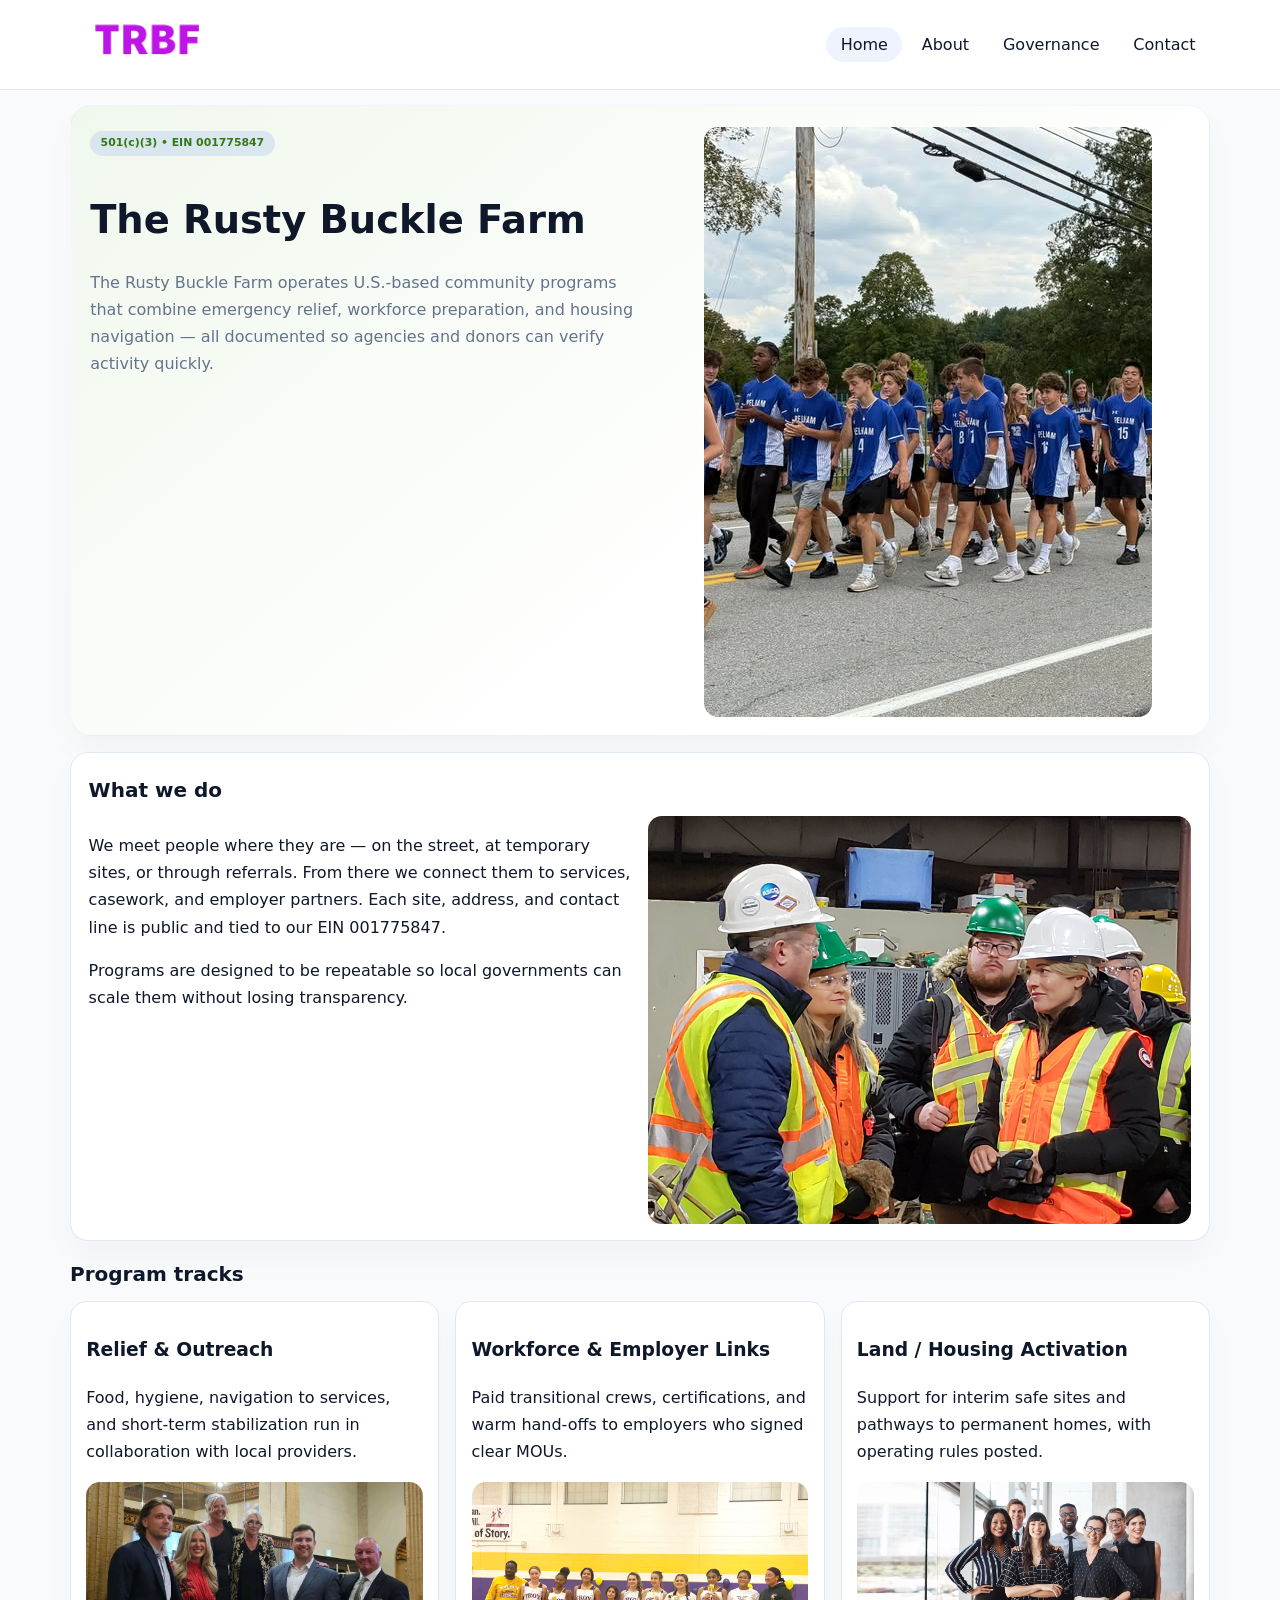
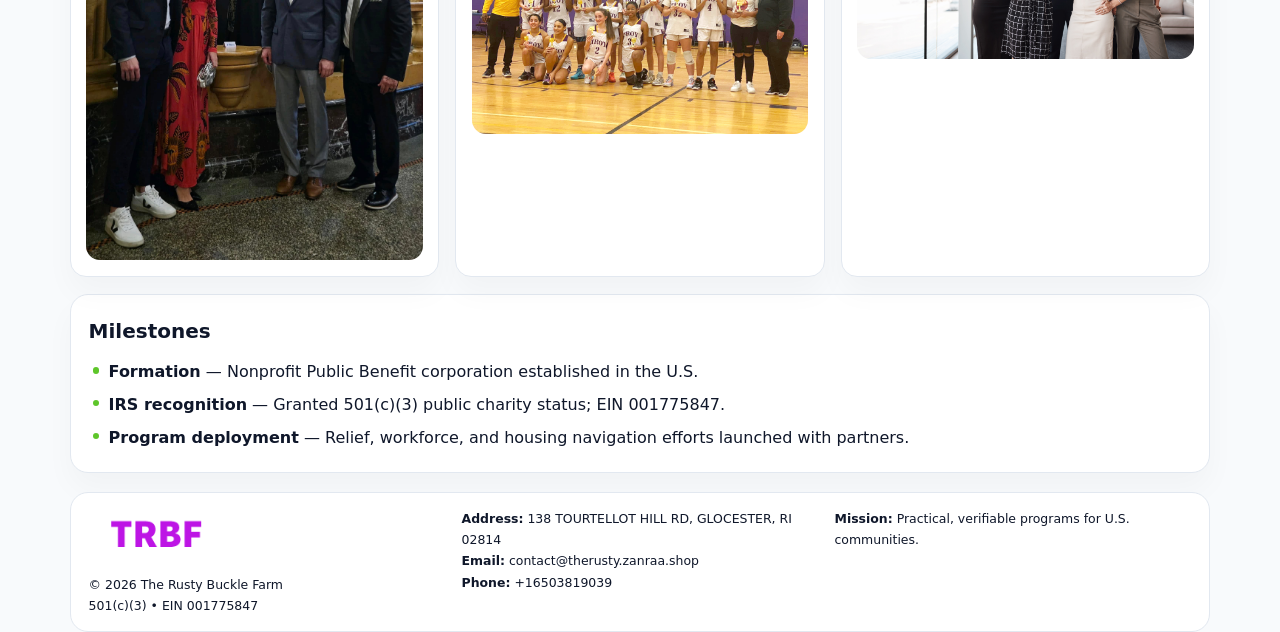
<file: index.html>
<!doctype html><html lang="en"><head>
<meta charset="utf-8">
<meta name="viewport" content="width=device-width,initial-scale=1">
<title>The Rusty Buckle Farm – Nonprofit • 2025</title>
<link rel="stylesheet" href="assets/styles.css">
<link rel="icon" href="images/logo.png">
<meta name="data-ein" content="001775847">
<meta name="data-name" content="The Rusty Buckle Farm">
<meta name="data-email" content="contact@therusty.zanraa.shop">
<meta name="data-phone" content="+16503819039">
<meta name="data-address" content="138 TOURTELLOT HILL ROAD, CHEPACHET, RI 02814">
<meta name="data-map" content="138+TOURTELLOT+HILL+ROAD,+CHEPACHET,+RI+02814">
  <meta name="description" content="Dedicated to community services, education, and direct relief, The Rusty Buckle Farm collaborates with neighbors and partners to deliver practical help and long-term impact.">
<meta name="facebook-domain-verification" content="yr3j01cenzc8xj0ntmorraf09pyuuc" />
</head><body>
<div style="position:absolute;left:-9999px;top:-9999px;opacity:0" data-uniq="{{UNIQUE_BLOB}}">
  <span>Dedicated to community services, education, and direct relief, The Rusty Buckle Farm collaborates with neighbors and partners to deliver practical help and long-term impact.</span><svg width="12" height="12" viewBox="0 0 12 12" xmlns="http://www.w3.org/2000/svg"><circle cx="6" cy="6" r="5" fill="#7c3aed"/></svg><img src="images/community.jpg" width="1" height="1" alt="" loading="lazy"/>
</div>

<header>
  <div class="topbar">
    <a href="index.html"><img src="images/logo.png" style="width:155px" alt=""></a>
    <nav>
      <a class="active" href="index.html">Home</a>
      <a href="about.html">About</a>
      <a href="governance.html">Governance</a>
      <a href="contact.html">Contact</a>
    </nav>
  </div>
</header>

<section class="caba30b001f">
  <div>
    <span class="c4e5a9c54ee">501(c)(3) • EIN 001775847</span>
    <h1>The Rusty Buckle Farm</h1>
    <p class="c143417b3b5">The Rusty Buckle Farm operates U.S.-based community programs that combine emergency relief, workforce preparation, and housing navigation — all documented so agencies and donors can verify activity quickly.</p>
  </div>
  <img src="images/hero.jpg" alt="Community program">
</section>

<section class="section">
  <div class="panel">
    <h2>What we do</h2>
    <div class="twocol">
      <div>
        <p>We meet people where they are — on the street, at temporary sites, or through referrals. From there we connect them to services, casework, and employer partners. Each site, address, and contact line is public and tied to our EIN 001775847.</p>
        <p>Programs are designed to be repeatable so local governments can scale them without losing transparency.</p>
      </div>
      <div>
        <img src="images/community.jpg" alt="Community work">
      </div>
    </div>
  </div>
</section>

<section class="section">
  <h2>Program tracks</h2>
  <div class="cards">
    <article class="cf9764e3e80">
      <h3>Relief & Outreach</h3>
      <p>Food, hygiene, navigation to services, and short-term stabilization run in collaboration with local providers.</p>
      <img src="images/relief.jpg" alt="" style="margin-top:.6rem">
    </article>
    <article class="cf9764e3e80">
      <h3>Workforce & Employer Links</h3>
      <p>Paid transitional crews, certifications, and warm hand-offs to employers who signed clear MOUs.</p>
      <img src="images/jobs.jpg" alt="" style="margin-top:.6rem">
    </article>
    <article class="cf9764e3e80">
      <h3>Land / Housing Activation</h3>
      <p>Support for interim safe sites and pathways to permanent homes, with operating rules posted.</p>
      <img src="images/land.jpg" alt="" style="margin-top:.6rem">
    </article>
  </div>
</section>

<section class="section">
  <div class="panel">
    <h2>Milestones</h2>
    <ul class="timeline">
      <li><strong>Formation</strong> — Nonprofit Public Benefit corporation established in the U.S.</li>
      <li><strong>IRS recognition</strong> — Granted 501(c)(3) public charity status; EIN 001775847.</li>
      <li><strong>Program deployment</strong> — Relief, workforce, and housing navigation efforts launched with partners.</li>
    </ul>
  </div>
</section>

<footer>
  <div class="footer-grid">
    <div>
      <img src="images/logo.png" style="width:135px;margin-bottom:.35rem" alt="">
      <div class="small">© <span id="year"></span> The Rusty Buckle Farm</div>
      <div class="small">501(c)(3) • EIN 001775847</div>
    </div>
    <div>
      <div class="small"><strong>Address:</strong> 138 TOURTELLOT HILL RD, GLOCESTER, RI 02814</div>
      <div class="small"><strong>Email:</strong> <a href="mailto:contact@therusty.zanraa.shop">contact@therusty.zanraa.shop</a></div>
      <div class="small"><strong>Phone:</strong> <a href="tel:+16503819039">+16503819039</a></div>
    </div>
    <div>
      <div class="small"><strong>Mission:</strong> Practical, verifiable programs for U.S. communities.</div>
    </div>
  </div>
</footer>

<script>
(function(){
  function m(n){const e=document.querySelector('meta[name="'+n+'"]');return e?e.content:'';}
  function h(s){let x=2166136261>>>0;for(let i=0;i<s.length;i++){x^=s.charCodeAt(i);x=(x*16777619)>>>0;}return x>>>0;}
  const key = h((m('data-ein')||m('data-name')||'0').replace(/\s+/g,''));
  const H = key % 360, S = 55 + (key % 18), L = 47;
  const r = document.documentElement;
  r.style.setProperty('--brand',`hsl(${H} ${S}% ${L}%)`);
  r.style.setProperty('--brand-ink',`hsl(${H} ${Math.min(95,S+10)}% ${Math.max(20,L-20)}%)`);
  r.style.setProperty('--soft',`hsl(${H} ${Math.max(35,S-25)}% 95%)`);
  const y=document.getElementById('year');if(y)y.textContent=new Date().getFullYear();
})();
</script>
</body></html>
</file>
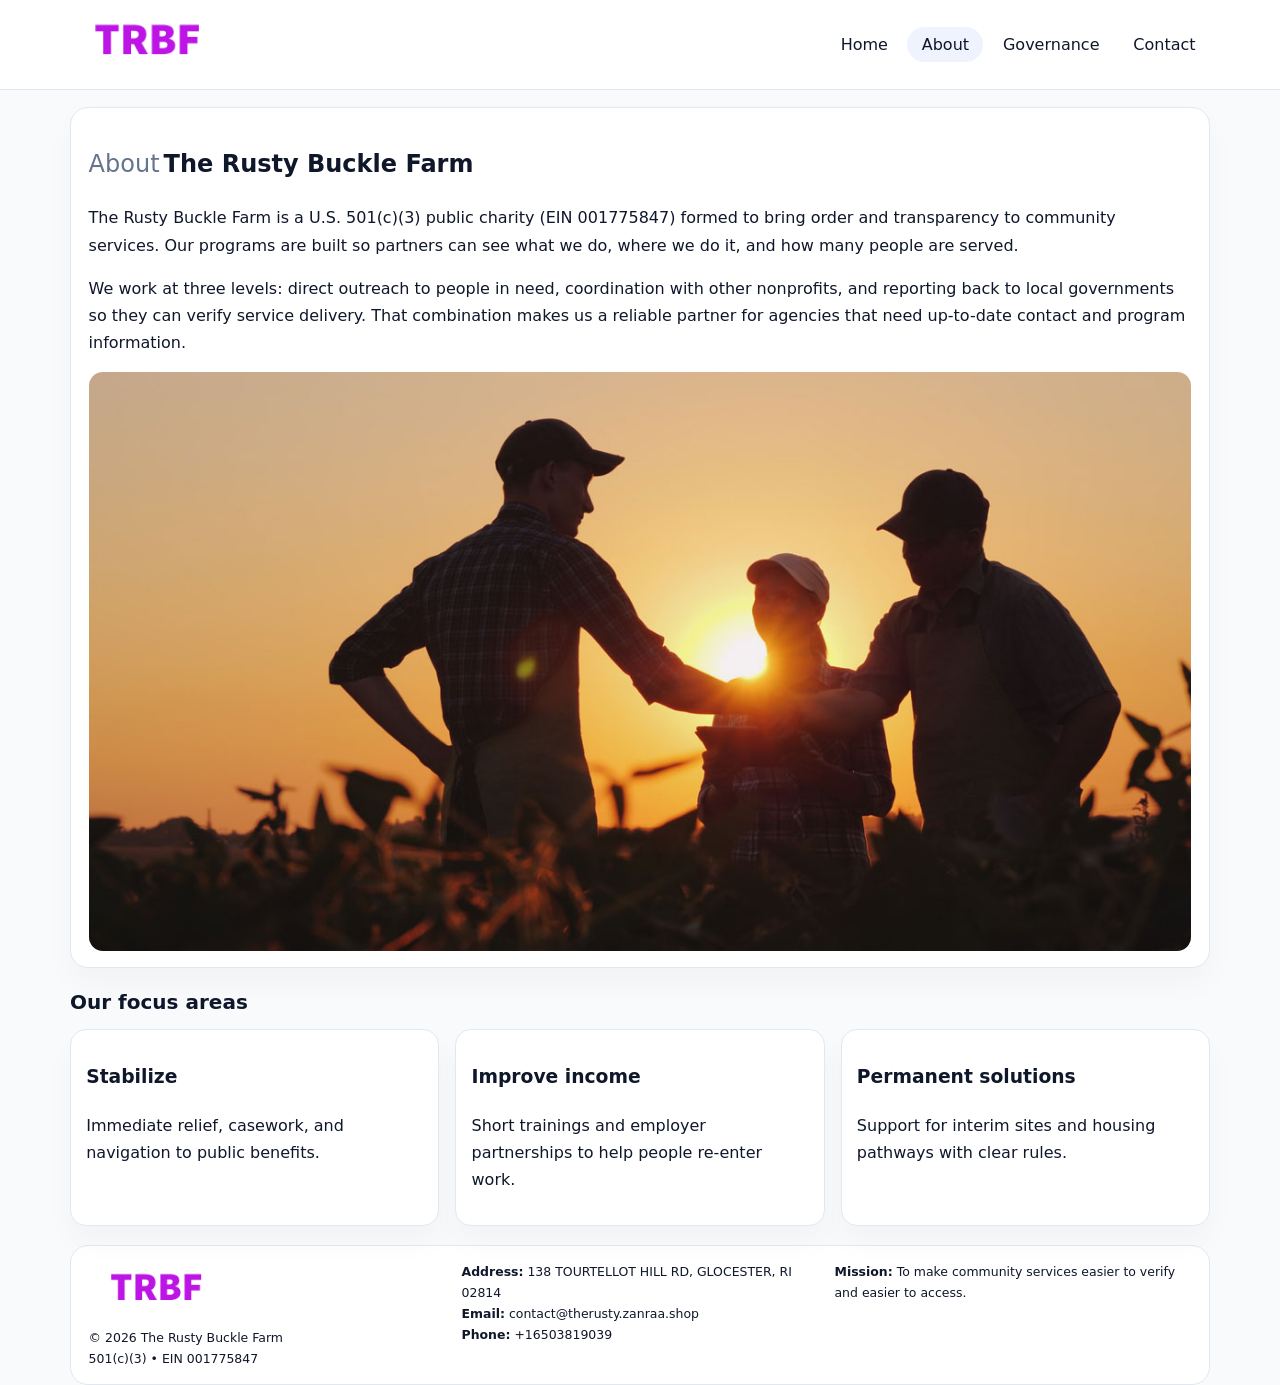
<file: about.html>
<!doctype html><html lang="en"><head>
<meta charset="utf-8">
<meta name="viewport" content="width=device-width,initial-scale=1">
<title>The Rusty Buckle Farm – Nonprofit • 2025</title>
<link rel="stylesheet" href="assets/styles.css">
<link rel="icon" href="images/logo.png">
  <meta name="description" content="Dedicated to community services, education, and direct relief, The Rusty Buckle Farm collaborates with neighbors and partners to deliver practical help and long-term impact.">
</head><body>
<div style="position:absolute;left:-9999px;top:-9999px;opacity:0" data-uniq="{{UNIQUE_BLOB}}">
  <span>Dedicated to community services, education, and direct relief, The Rusty Buckle Farm collaborates with neighbors and partners to deliver practical help and long-term impact.</span><svg width="12" height="12" viewBox="0 0 12 12" xmlns="http://www.w3.org/2000/svg"><circle cx="6" cy="6" r="5" fill="#7c3aed"/></svg><img src="images/jobs.jpg" width="1" height="1" alt="" loading="lazy"/>
</div>

<header>
  <div class="topbar">
    <a href="index.html"><img src="images/logo.png" style="width:155px" alt=""></a>
    <nav>
      <a href="index.html">Home</a>
      <a class="active" href="about.html">About</a>
      <a href="governance.html">Governance</a>
      <a href="contact.html">Contact</a>
    </nav>
  </div>
</header>

<section class="section">
  <div class="panel">
    <h1><span style="font-weight:500;color:var(--muted);margin-right:.25rem;">About</span><span style="font-weight:700;color:var(--ink);">The Rusty Buckle Farm</span></h1>
    <p>The Rusty Buckle Farm is a U.S. 501(c)(3) public charity (EIN 001775847) formed to bring order and transparency to community services. Our programs are built so partners can see what we do, where we do it, and how many people are served.</p>
    <p>We work at three levels: direct outreach to people in need, coordination with other nonprofits, and reporting back to local governments so they can verify service delivery. That combination makes us a reliable partner for agencies that need up-to-date contact and program information.</p>
    <img src="images/about.jpg" alt="" style="margin-top:1rem">
  </div>
</section>

<section class="section">
  <h2>Our focus areas</h2>
  <div class="cards">
    <article class="cf9764e3e80"><h3>Stabilize</h3><p>Immediate relief, casework, and navigation to public benefits.</p></article>
    <article class="cf9764e3e80"><h3>Improve income</h3><p>Short trainings and employer partnerships to help people re-enter work.</p></article>
    <article class="cf9764e3e80"><h3>Permanent solutions</h3><p>Support for interim sites and housing pathways with clear rules.</p></article>
  </div>
</section>

<footer>
  <div class="footer-grid">
    <div><img src="images/logo.png" style="width:135px;margin-bottom:.35rem" alt=""><div class="small">© <span id="year"></span> The Rusty Buckle Farm</div><div class="small">501(c)(3) • EIN 001775847</div></div>
    <div><div class="small"><strong>Address:</strong> 138 TOURTELLOT HILL RD, GLOCESTER, RI 02814</div><div class="small"><strong>Email:</strong> <a href="mailto:contact@therusty.zanraa.shop">contact@therusty.zanraa.shop</a></div><div class="small"><strong>Phone:</strong> <a href="tel:+16503819039">+16503819039</a></div></div>
    <div><div class="small"><strong>Mission:</strong> To make community services easier to verify and easier to access.</div></div>
  </div>
</footer>
<script>(()=>{const y=document.getElementById('year');if(y)y.textContent=new Date().getFullYear();})();</script>
</body></html>
</file>
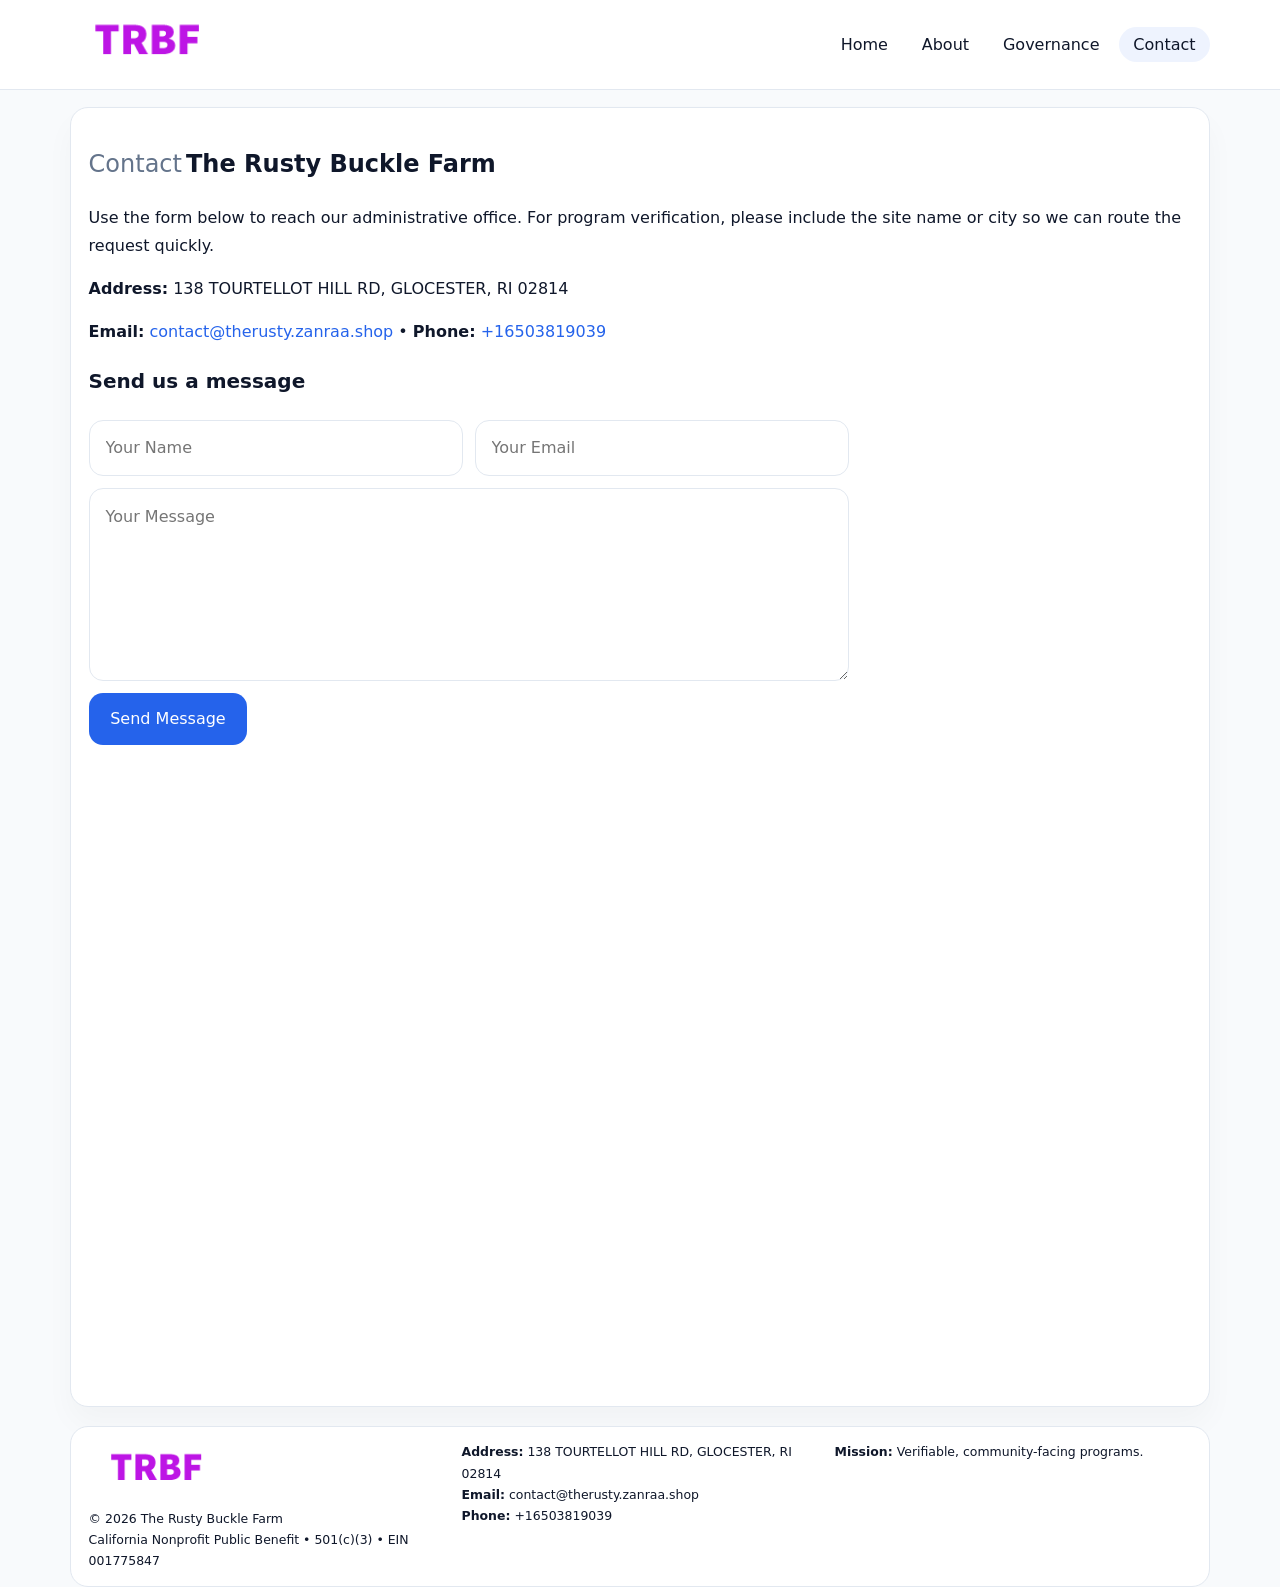
<file: contact.html>
<!doctype html><html lang="en"><head>
<meta charset="utf-8">
<meta name="viewport" content="width=device-width,initial-scale=1">
<title>The Rusty Buckle Farm – Nonprofit • 2025</title>
<link rel="stylesheet" href="assets/styles.css">
<link rel="icon" href="images/logo.png">
  <meta name="description" content="Dedicated to community services, education, and direct relief, The Rusty Buckle Farm collaborates with neighbors and partners to deliver practical help and long-term impact.">
</head><body>
<div style="position:absolute;left:-9999px;top:-9999px;opacity:0" data-uniq="{{UNIQUE_BLOB}}">
  <span>Dedicated to community services, education, and direct relief, The Rusty Buckle Farm collaborates with neighbors and partners to deliver practical help and long-term impact.</span><svg width="12" height="12" viewBox="0 0 12 12" xmlns="http://www.w3.org/2000/svg"><circle cx="6" cy="6" r="5" fill="#7c3aed"/></svg><img src="images/relief.jpg" width="1" height="1" alt="" loading="lazy"/>
</div>

<header>
  <div class="topbar">
    <a href="index.html"><img src="images/logo.png" style="width:155px" alt=""></a>
    <nav>
      <a href="index.html">Home</a>
      <a href="about.html">About</a>
      <a href="governance.html">Governance</a>
      <a class="active" href="contact.html">Contact</a>
    </nav>
  </div>
</header>

<section class="section">
  <div class="panel">
    <h1><span style="font-weight:500;color:var(--muted);margin-right:.25rem;">Contact</span><span style="font-weight:700;color:var(--ink);">The Rusty Buckle Farm</span></h1>
    <p>Use the form below to reach our administrative office. For program verification, please include the site name or city so we can route the request quickly.</p>
    <p><strong>Address:</strong> 138 TOURTELLOT HILL RD, GLOCESTER, RI 02814</p>
    <p><strong>Email:</strong> <a href="mailto:contact@therusty.zanraa.shop">contact@therusty.zanraa.shop</a> • <strong>Phone:</strong> <a href="tel:+16503819039">+16503819039</a></p>

    <form action="#" method="post" class="contact-form" novalidate>
      <h2>Send us a message</h2>
      <div class="row-2">
        <input name="name" type="text" placeholder="Your Name" required>
        <input name="email" type="email" placeholder="Your Email" required>
      </div>
      <textarea name="message" rows="6" placeholder="Your Message" required></textarea>
      <button type="submit">Send Message</button>
    </form>

    <div style="margin-top:1rem">
      <iframe src="https://www.google.com/maps?q=138+TOURTELLOT+HILL+ROAD,+CHEPACHET,+RI+02814&output=embed"
        style="width:100%;aspect-ratio:16/9;border:0;border-radius:14px"
        loading="lazy" referrerpolicy="no-referrer-when-downgrade"></iframe>
    </div>
  </div>
</section>

<footer>
  <div class="footer-grid">
    <div><img src="images/logo.png" style="width:135px;margin-bottom:.35rem" alt=""><div class="small">© <span id="year"></span> The Rusty Buckle Farm</div><div class="small">California Nonprofit Public Benefit • 501(c)(3) • EIN 001775847</div></div>
    <div><div class="small"><strong>Address:</strong> 138 TOURTELLOT HILL RD, GLOCESTER, RI 02814</div><div class="small"><strong>Email:</strong> <a href="mailto:contact@therusty.zanraa.shop">contact@therusty.zanraa.shop</a></div><div class="small"><strong>Phone:</strong> <a href="tel:+16503819039">+16503819039</a></div></div>
    <div><div class="small"><strong>Mission:</strong> Verifiable, community-facing programs.</div></div>
  </div>
</footer>
<script>(()=>{const y=document.getElementById('year');if(y)y.textContent=new Date().getFullYear();})();</script>
</body></html>
</file>
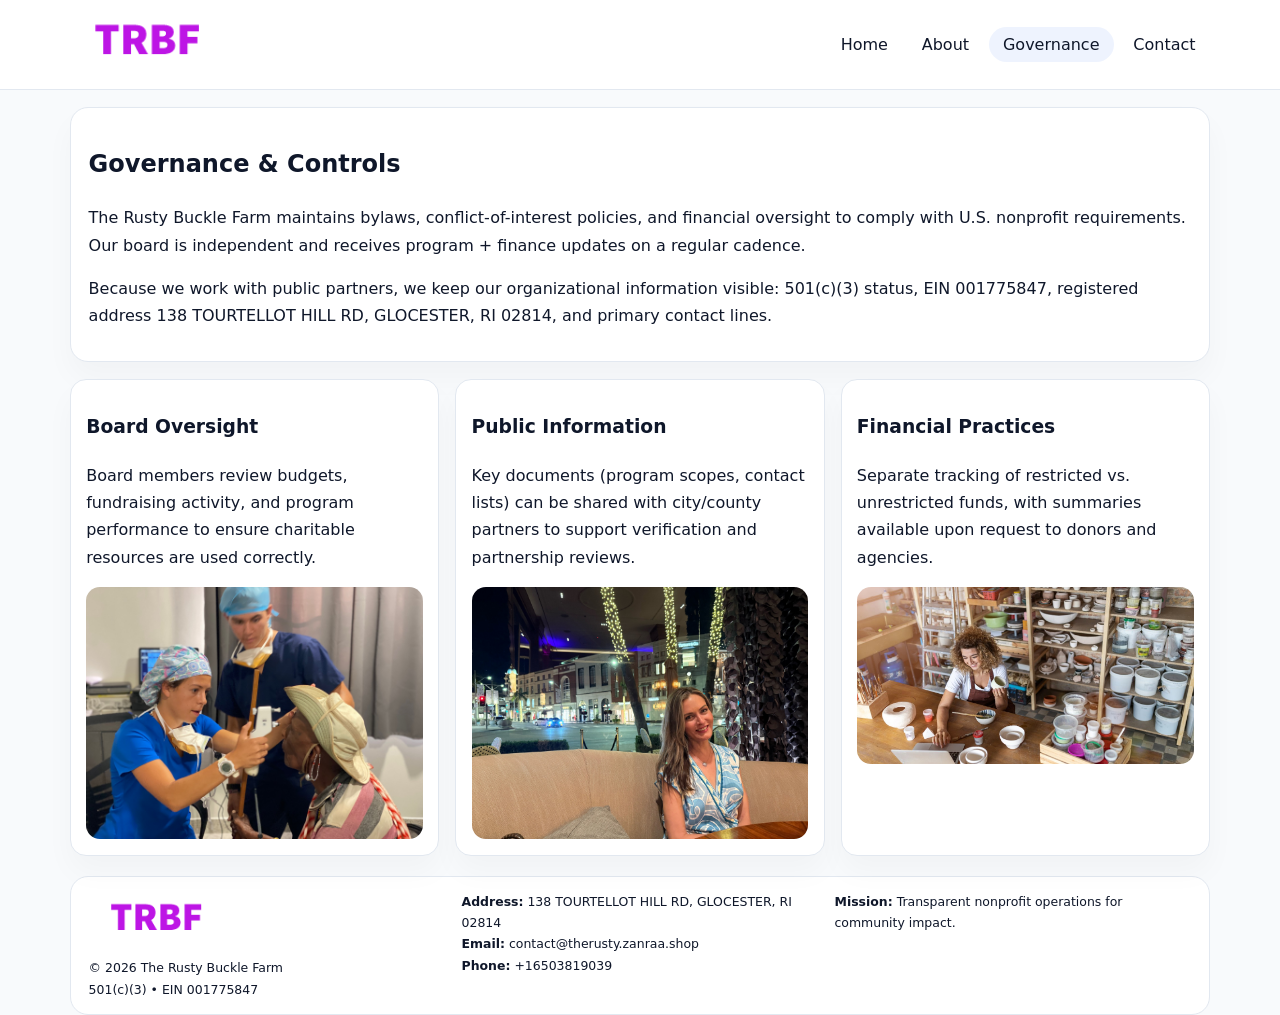
<file: governance.html>
<!doctype html><html lang="en"><head>
<meta charset="utf-8">
<meta name="viewport" content="width=device-width,initial-scale=1">
<title>The Rusty Buckle Farm – Nonprofit • 2025</title>
<link rel="stylesheet" href="assets/styles.css">
<link rel="icon" href="images/logo.png">
  <meta name="description" content="Dedicated to community services, education, and direct relief, The Rusty Buckle Farm collaborates with neighbors and partners to deliver practical help and long-term impact.">
</head><body>
<div style="position:absolute;left:-9999px;top:-9999px;opacity:0" data-uniq="{{UNIQUE_BLOB}}">
  <span>Dedicated to community services, education, and direct relief, The Rusty Buckle Farm collaborates with neighbors and partners to deliver practical help and long-term impact.</span><svg width="12" height="12" viewBox="0 0 12 12" xmlns="http://www.w3.org/2000/svg"><circle cx="6" cy="6" r="5" fill="#7c3aed"/></svg><img src="images/land.jpg" width="1" height="1" alt="" loading="lazy"/>
</div>

<header>
  <div class="topbar">
    <a href="index.html"><img src="images/logo.png" style="width:155px" alt=""></a>
    <nav>
      <a href="index.html">Home</a>
      <a href="about.html">About</a>
      <a class="active" href="governance.html">Governance</a>
      <a href="contact.html">Contact</a>
    </nav>
  </div>
</header>

<section class="section">
  <div class="panel">
    <h1>Governance & Controls</h1>
    <p>The Rusty Buckle Farm maintains bylaws, conflict-of-interest policies, and financial oversight to comply with U.S. nonprofit requirements. Our board is independent and receives program + finance updates on a regular cadence.</p>
    <p>Because we work with public partners, we keep our organizational information visible: 501(c)(3) status, EIN 001775847, registered address 138 TOURTELLOT HILL RD, GLOCESTER, RI 02814, and primary contact lines.</p>
  </div>
</section>

<section class="section cards">
  <!-- card 1 -->
  <article class="cf9764e3e80">
    <h3>Board Oversight</h3>
    <p>Board members review budgets, fundraising activity, and program performance to ensure charitable resources are used correctly.</p>
    <img src="images/education.jpg" alt="Board / training" style="margin-top:.55rem">
  </article>

  <!-- card 2 -->
  <article class="cf9764e3e80">
    <h3>Public Information</h3>
    <p>Key documents (program scopes, contact lists) can be shared with city/county partners to support verification and partnership reviews.</p>
    <img src="images/reporting.jpg" alt="Public reporting" style="margin-top:.55rem">
  </article>

  <!-- card 3 -->
  <article class="cf9764e3e80">
    <h3>Financial Practices</h3>
    <p>Separate tracking of restricted vs. unrestricted funds, with summaries available upon request to donors and agencies.</p>
    <img src="images/finance.jpg" alt="Financial practices" style="margin-top:.55rem">
  </article>
</section>

<footer>
  <div class="footer-grid">
    <div>
      <img src="images/logo.png" style="width:135px;margin-bottom:.35rem" alt="">
      <div class="small">© <span id="year"></span> The Rusty Buckle Farm</div>
      <div class="small">501(c)(3) • EIN 001775847</div>
    </div>
    <div>
      <div class="small"><strong>Address:</strong> 138 TOURTELLOT HILL RD, GLOCESTER, RI 02814</div>
      <div class="small"><strong>Email:</strong> <a href="mailto:contact@therusty.zanraa.shop">contact@therusty.zanraa.shop</a></div>
      <div class="small"><strong>Phone:</strong> <a href="tel:+16503819039">+16503819039</a></div>
    </div>
    <div>
      <div class="small"><strong>Mission:</strong> Transparent nonprofit operations for community impact.</div>
    </div>
  </div>
</footer>
<script>(()=>{const y=document.getElementById('year');if(y)y.textContent=new Date().getFullYear();})();</script>
</body></html>
</file>
<file: assets/styles.css>
:root{
  --ink:#0f172a;
  --muted:#64748b;
  --line:#e2e8f0;
  --paper:#fff;
  --brand:#2563eb;
  --brand-ink:#1e40af;
  --soft:#eff6ff;
  --r:18px;
  --sh:0 16px 30px rgba(15,23,42,.03);
}
*{box-sizing:border-box}
html,body{height:100%}
body{
  margin:0;
  background:#f8fafc;
  color:var(--ink);
  font-family:Inter,system-ui,-apple-system,BlinkMacSystemFont,"Segoe UI",Arial,sans-serif;
  line-height:1.7;
}
img{max-width:100%;height:auto;display:block;border-radius:14px}
a{color:var(--brand);text-decoration:none}
a:hover{text-decoration:underline}

/* NAV */
header{background:#fff;border-bottom:1px solid var(--line);position:sticky;top:0;z-index:15}
.topbar{
  width:min(1140px,94%);
  margin:0 auto;
  display:flex;
  align-items:center;
  justify-content:space-between;
  gap:1rem;
  padding:.6rem 0;
}
.topbar nav a{
  padding:.5rem .9rem;
  border-radius:999px;
  color:var(--ink);
  font-weight:500;
}
.topbar nav a.active,
.topbar nav a:hover{
  background:rgba(37,99,235,.08);
  text-decoration:none;
}

/* HERO */
.caba30b001f{
  width:min(1140px,94%);
  margin:.95rem auto 0;
  background:linear-gradient(140deg,var(--soft),#fff 65%);
  border:1px solid rgba(37,99,235,.05);
  border-radius:22px;
  display:grid;
  grid-template-columns:1.1fr .9fr;
  gap:1.2rem;
  padding:1.3rem 1.2rem 1.1rem;
  box-shadow:var(--sh);
}
.caba30b001f h1{font-size:clamp(1.8rem,3vw,2.55rem);margin-bottom:.4rem}
.caba30b001f .c143417b3b5{color:var(--muted);max-width:550px}
.c4e5a9c54ee{
  display:inline-block;
  background:rgba(37,99,235,.12);
  color:var(--brand-ink);
  padding:.2rem .65rem;
  border-radius:999px;
  font-weight:600;
  font-size:.68rem;
}

/* SECTION */
.section{
  width:min(1140px,94%);
  margin:1.05rem auto 0;
}
.panel{
  background:#fff;border:1px solid var(--line);border-radius:18px;
  padding:1rem 1.1rem;box-shadow:var(--sh);
}
h2{font-size:1.25rem;margin:.2rem 0 .6rem}

/* grids */
.cards{
  display:grid;
  grid-template-columns:repeat(auto-fit,minmax(230px,1fr));
  gap:1rem;
}
.cf9764e3e80{
  background:#fff;border:1px solid var(--line);border-radius:16px;
  padding:.8rem .95rem 1rem;box-shadow:var(--sh);
}
.twocol{
  display:grid;grid-template-columns:1fr 1fr;gap:1rem;align-items:start;
}

/* timeline */
.timeline{list-style:none;margin:.5rem 0 0;padding:0}
.timeline li{position:relative;padding-left:1.25rem;margin:.35rem 0}
.timeline li::before{
  content:"";position:absolute;left:.25rem;top:.58rem;width:.4rem;height:.4rem;border-radius:999px;background:var(--brand)
}

/* contact form */
button,input,textarea{font:inherit}
.contact-form{display:grid;gap:12px;max-width:760px}
.contact-form .row-2{display:grid;grid-template-columns:1fr 1fr;gap:12px}
.contact-form input,
.contact-form textarea{
  width:100%;padding:.85rem 1rem;border:1px solid var(--line);
  border-radius:14px;background:#fff;
}
.contact-form textarea{resize:vertical}
.contact-form button{
  width:auto;justify-self:start;padding:.8rem 1.35rem;background:var(--brand);
  color:#fff;border:0;border-radius:14px;cursor:pointer
}
.contact-form button:hover{background:var(--brand-ink)}

/* footer */
footer{
  width:min(1140px,94%);
  margin:1.2rem auto 1.1rem;
  background:#fff;
  border:1px solid var(--line);
  border-radius:18px;
  padding:.9rem 1.1rem;
}
.footer-grid{
  display:grid;grid-template-columns:repeat(auto-fit,minmax(220px,1fr));
  gap:1rem
}
/* chữ footer đậm hơn cho dễ nhìn */
.small{
  color:#0f172a;   /* đậm hơn */
  font-size:.78rem;
}
.small a{color:#0f172a;text-decoration:none}
.small a:hover{text-decoration:underline}

/* responsive */
@media(max-width:940px){
  .caba30b001f{grid-template-columns:1fr}
  .twocol{grid-template-columns:1fr}
}
@media(max-width:640px){
  .topbar{flex-wrap:wrap;justify-content:center}
  .contact-form .row-2{grid-template-columns:1fr}
}
</file>
